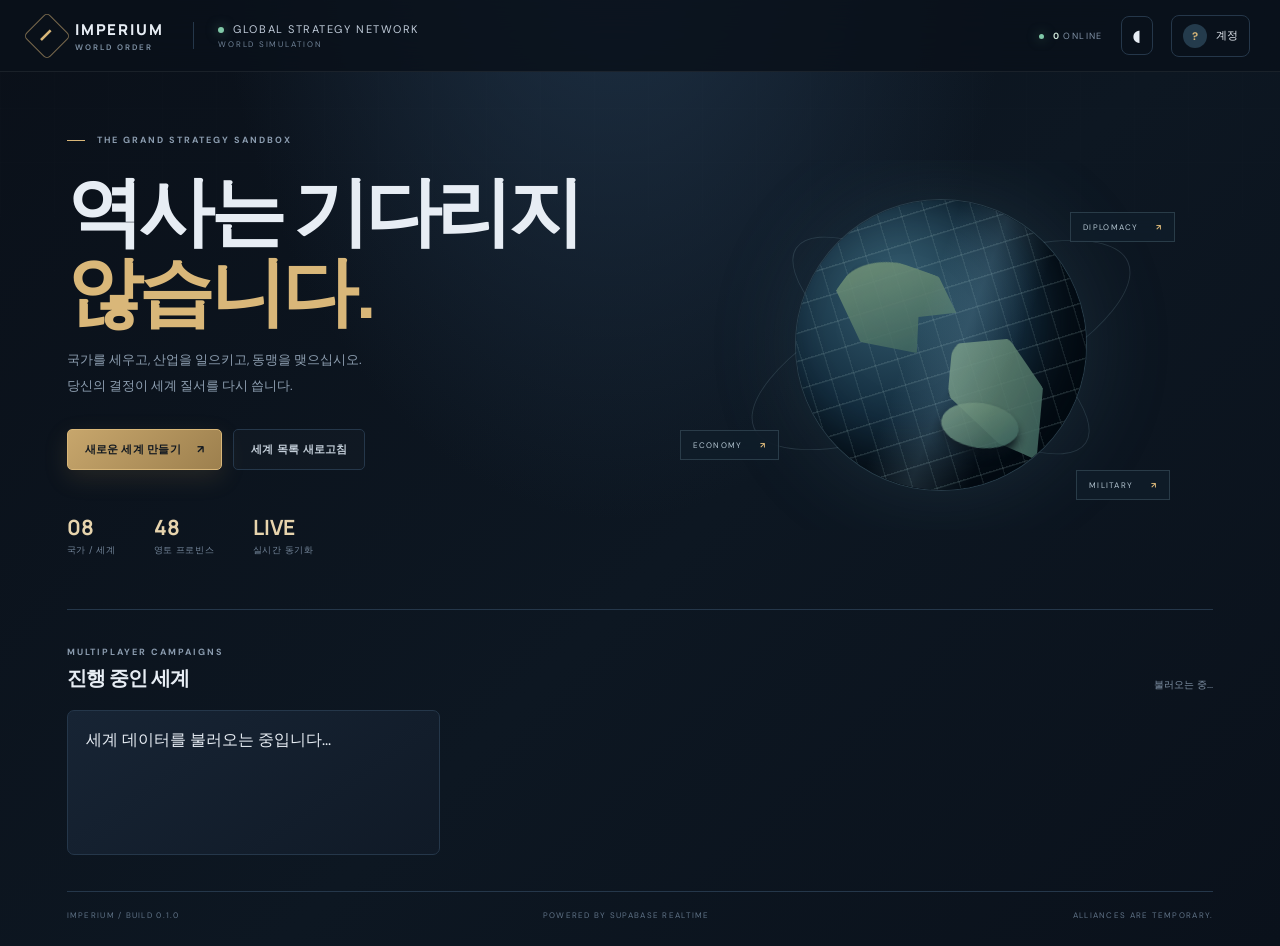
<file: imperium/index.html>
<!doctype html>
<html lang="ko">
<head>
<meta charset="utf-8">
<meta name="viewport" content="width=device-width,initial-scale=1,maximum-scale=1,viewport-fit=cover">
<meta name="theme-color" content="#0a1019"><meta name="mobile-web-app-capable" content="yes"><meta name="apple-mobile-web-app-capable" content="yes"><meta name="apple-mobile-web-app-status-bar-style" content="black-translucent"><link rel="manifest" href="./manifest.webmanifest">
<title>IMPERIUM — World Order</title>
<link rel="preconnect" href="https://fonts.googleapis.com">
<link rel="preconnect" href="https://fonts.gstatic.com" crossorigin>
<link href="https://fonts.googleapis.com/css2?family=DM+Sans:wght@400;500;600;700&family=Manrope:wght@400;500;600;700;800&display=swap" rel="stylesheet">
<link rel="stylesheet" href="./style.css?v=4">
</head>
<body>
<div class="ambient"></div>
<header class="topbar">
 <a class="brand" href="./"><span class="brand-mark">I</span><span>IMPERIUM<small>WORLD ORDER</small></span></a>
 <div class="world-title"><span class="live-dot"></span><span id="worldName">GLOBAL STRATEGY NETWORK</span><small id="turnLabel">WORLD SIMULATION</small></div>
 <div class="top-actions"><span class="online"><i></i><b id="onlineCount">0</b> ONLINE</span><button class="icon-btn" id="soundBtn" aria-label="효과음">◖</button><button class="user-chip" id="accountBtn"><span class="avatar" id="avatar">?</span><span id="userLabel">계정</span></button></div>
</header>

<main id="lobby" class="lobby">
 <section class="hero">
  <div class="hero-copy"><div class="eyebrow"><span></span> THE GRAND STRATEGY SANDBOX</div>
   <h1>역사는 기다리지<br><em>않습니다.</em></h1>
   <p>국가를 세우고, 산업을 일으키고, 동맹을 맺으십시오.<br>당신의 결정이 세계 질서를 다시 씁니다.</p>
   <div class="hero-actions"><button class="btn btn-primary" id="createWorldBtn">새로운 세계 만들기 <b>↗</b></button><button class="btn btn-ghost" id="refreshWorlds">세계 목록 새로고침</button></div>
   <div class="hero-metrics"><div><strong>08</strong><span>국가 / 세계</span></div><div><strong>48</strong><span>영토 프로빈스</span></div><div><strong>LIVE</strong><span>실시간 동기화</span></div></div>
  </div>
  <div class="hero-art" aria-hidden="true"><div class="orbit orbit-a"></div><div class="orbit orbit-b"></div><div class="globe"><div class="globe-grid"></div><div class="continent c1"></div><div class="continent c2"></div><div class="continent c3"></div><div class="globe-glow"></div></div><div class="art-label label-a">DIPLOMACY <b>↗</b></div><div class="art-label label-b">ECONOMY <b>↗</b></div><div class="art-label label-c">MILITARY <b>↗</b></div></div>
 </section>
 <section class="world-section"><div class="section-heading"><div><div class="eyebrow">MULTIPLAYER CAMPAIGNS</div><h2>진행 중인 세계</h2></div><span id="worldCount" class="muted">불러오는 중...</span></div><div id="worldList" class="world-grid"><div class="loading-card">세계 데이터를 불러오는 중입니다...</div></div></section>
 <footer class="lobby-foot"><span>IMPERIUM / BUILD 0.1.0</span><span>POWERED BY SUPABASE REALTIME</span><span>ALLIANCES ARE TEMPORARY.</span></footer>
</main>

<main id="game" class="game-shell" hidden>
 <aside class="rail">
  <button class="rail-item active" data-view="map" title="세계 지도">⌗<small>지도</small></button>
  <button class="rail-item" data-view="nation" title="국가">♜<small>국가</small></button>
  <button class="rail-item" data-view="economy" title="경제">▥<small>경제</small></button>
  <button class="rail-item" data-view="military" title="군사">⚔<small>군사</small></button>
  <button class="rail-item" data-view="diplomacy" title="외교">◇<small>외교</small></button>
  <button class="rail-item" data-view="research" title="연구">⌬<small>연구</small></button>
  <div class="rail-spacer"></div><button class="rail-item" id="backLobby" title="세계 목록">↩<small>나가기</small></button>
 </aside>
 <section class="game-main">
  <div class="commandbar"><div class="command-left"><span class="phase-pill"><i></i> WORLD LIVE</span><span id="phaseText">TURN 01 · FOUNDING ERA</span></div><div class="command-right"><span class="clock" id="worldClock">--:--</span><button class="btn btn-small btn-primary" id="advanceTurnBtn">턴 진행 <b>→</b></button></div></div>
  <div class="resource-strip" id="resourceStrip"><div><small>국고</small><b id="resTreasury">—</b><em>¤</em></div><div><small>인력</small><b id="resManpower">—</b><em>♟</em></div><div><small>안정도</small><b id="resStability">—</b><em>%</em></div><div><small>영토</small><b id="resProvinces">—</b><em>⌗</em></div><div><small>위신</small><b id="resPrestige">—</b><em>✧</em></div></div>
  <div class="workspace">
   <section class="map-panel panel">
    <div class="panel-head"><div><span class="eyebrow">STRATEGIC THEATER / 01</span><h2>세계 지도</h2></div><div class="map-tools"><span class="map-legend"><i></i> 국가 경계</span><select id="mapMode" class="map-mode" aria-label="지도 표시"><option value="political">정치 지도</option><option value="terrain">지형 지도</option><option value="relief">지형 음영</option><option value="population">인구 밀도</option><option value="development">개발 수준</option><option value="fort">요새·방어</option><option value="resources">자원 분포</option><option value="military">군사 배치</option></select><button class="mini-btn" id="mapZoomOut" aria-label="축소">−</button><button class="mini-btn" id="mapZoomIn" aria-label="확대">＋</button><button class="mini-btn" id="mapReset">⤢</button></div></div>
    <div class="map-wrap"><canvas id="worldMap" aria-label="세계 지도"></canvas><div class="map-coords">WORLD ATLAS · 48 TERRITORIES <span>·</span> NATURAL EARTH-STYLE</div><div class="map-overlay" id="mapOverlay">지도를 불러오는 중...</div></div>
    <div class="map-footer"><span id="mapSelection">영토를 선택하면 상세 정보가 표시됩니다.</span><span id="mapScale">48 PROVINCES</span></div>
   </section>
   <aside class="intel-column">
    <section class="panel inspector"><div class="panel-head"><div><span class="eyebrow">INTELLIGENCE / 02</span><h2 id="inspectTitle">국가 정보</h2></div><span class="tiny-status">LIVE</span></div><div id="inspectBody" class="inspect-body"><div class="empty-state">지도에서 영토를 선택하십시오.</div></div></section>
    <section class="panel order-panel"><div class="panel-head"><div><span class="eyebrow">COMMAND / 03</span><h2>명령 센터</h2></div><span class="order-count" id="orderCount">0 queued</span></div><div class="order-actions">
      <button data-order="tax"><b>¤</b><span>세금 징수<small>국고 수입 확보</small></span></button>
      <button data-order="build"><b>⌂</b><span>건설 명령<small>선택 영토 개발</small></span></button>
      <button data-order="recruit"><b>♟</b><span>병력 모집<small>상비군 증강</small></span></button>
      <button data-order="research"><b>⌬</b><span>기술 연구<small>국가 역량 강화</small></span></button>
      <button data-order="trade"><b>⇄</b><span>무역 협정<small>경제 활동 시작</small></span></button>
      <button data-order="diplomacy"><b>◇</b><span>외교 제안<small>국제 관계 관리</small></span></button><button data-order="war"><b>⚑</b><span>전쟁 선포<small>군사 충돌 개시</small></span></button><button data-order="fortify"><b>▦</b><span>요새화<small>영토 방어 강화</small></span></button><button data-order="attack"><b>⚔</b><span>공격 명령<small>전쟁 중 영토 공격</small></span></button><button data-order="move"><b>➤</b><span>군단 이동<small>인접 영토로 재배치</small></span></button>
    </div></section>
    <section class="panel activity"><div class="panel-head"><div><span class="eyebrow">WORLD FEED / 04</span><h2>세계 소식</h2></div><span class="tiny-status">LIVE</span></div><div id="eventList" class="event-list"><div class="empty-state">기록을 불러오는 중...</div></div></section>
   </aside>
  </div>
  <section class="bottom-panels">
   <div class="panel nations-panel"><div class="panel-head"><div><span class="eyebrow">WORLD POWERS</span><h2>국가 현황</h2></div><span class="muted" id="nationCount">8 POWERS</span></div><div id="nationList" class="nation-list"></div></div>
   <div class="panel chat-panel"><div class="panel-head"><div><span class="eyebrow">DIPLOMATIC CHANNEL</span><h2>세계 채팅</h2></div><span class="tiny-status"><i></i> LIVE</span></div><div id="chatMessages" class="chat-messages"><div class="empty-state">채팅을 불러오는 중...</div></div><form id="chatForm" class="chat-form"><input id="chatInput" maxlength="1000" placeholder="세계에 메시지 보내기..." autocomplete="off"><button aria-label="전송">↑</button></form></div>
  </section>
 </section>
</main>

<div class="modal-backdrop" id="authModal"><section class="modal auth-modal"><button class="modal-close" data-close="authModal">×</button><div class="eyebrow">IDENTITY / ACCESS</div><h2>세계에 접속하십시오.</h2><p>계정을 만들거나 기존 계정으로 로그인하십시오.</p><div class="auth-tabs"><button class="selected" data-auth="login">로그인</button><button data-auth="signup">회원가입</button></div><form id="authForm"><label>이메일<input type="email" id="authEmail" required autocomplete="email" placeholder="commander@example.com"></label><label>비밀번호<input type="password" id="authPassword" required minlength="8" autocomplete="current-password" placeholder="8자 이상"></label><button class="btn btn-primary full" id="authSubmit">로그인 <b>→</b></button><div class="form-message" id="authMessage"></div></form></section></div>
<div class="modal-backdrop" id="createModal"><section class="modal"><button class="modal-close" data-close="createModal">×</button><div class="eyebrow">WORLD GENERATOR / 01</div><h2>새로운 세계를 창조합니다.</h2><p>8개 세력, 48개 영토, 경제·군사·외교 시스템이 생성됩니다.</p><form id="createForm"><label>세계 이름<input id="newWorldName" maxlength="48" required value="새로운 국제 질서"></label><button class="btn btn-primary full">세계 생성 <b>↗</b></button><div class="form-message" id="createMessage"></div></form></section></div>
<div class="modal-backdrop" id="orderModal"><section class="modal"><button class="modal-close" data-close="orderModal">×</button><div class="eyebrow">ISSUE DIRECTIVE / 02</div><h2 id="orderModalTitle">명령 확인</h2><p id="orderModalDesc">명령은 현재 턴에 제출되며 호스트가 턴을 진행하면 처리됩니다.</p><div id="orderFields"></div><button class="btn btn-primary full" id="confirmOrder">명령 제출 <b>→</b></button><div class="form-message" id="orderMessage"></div></section></div>
<div class="toast" id="toast"></div>
<script type="module" src="./app.js?v=6"></script>
</body></html>
</file>
<file: imperium/style.css>
:root{color-scheme:dark;--bg:#0a1019;--panel:#111b28;--panel2:#162333;--line:#25374a;--muted:#8092a6;--text:#e7edf4;--gold:#d9b779;--mint:#8ac8b4;--blue:#7fa9db;--red:#d98282;--shadow:0 18px 60px #0005}*{box-sizing:border-box}html,body{margin:0;min-height:100%;background:var(--bg);color:var(--text);font-family:"DM Sans",system-ui,sans-serif}body{min-height:100dvh;background:radial-gradient(ellipse at 48% -15%,#203449 0,transparent 43%),linear-gradient(135deg,#0a1019,#0d1722 55%,#0a111b);overflow-x:hidden}button,input{font:inherit}button{color:inherit;cursor:pointer}.ambient{position:fixed;inset:0;pointer-events:none;background-image:linear-gradient(#ffffff04 1px,transparent 1px),linear-gradient(90deg,#ffffff04 1px,transparent 1px);background-size:54px 54px;mask-image:linear-gradient(to bottom,#0008,transparent 80%)}.topbar{height:72px;border-bottom:1px solid #ffffff12;background:#0a111bd9;backdrop-filter:blur(18px);display:flex;align-items:center;padding:0 30px;gap:30px;position:relative;z-index:4}.brand{display:flex;align-items:center;gap:11px;color:var(--text);text-decoration:none;font:800 15px Manrope;letter-spacing:.12em}.brand small{display:block;color:#7f91a4;font:600 8px "DM Sans";letter-spacing:.25em;margin-top:2px}.brand-mark{width:34px;height:34px;border:1px solid #d9b77988;color:var(--gold);display:grid;place-items:center;font:800 19px Manrope;transform:rotate(45deg);border-radius:5px}.brand-mark::first-letter{transform:rotate(-45deg)}.world-title{border-left:1px solid var(--line);padding-left:24px;font-size:11px;letter-spacing:.14em;color:#c1ccda}.world-title small{display:block;color:#718398;font-size:8px;letter-spacing:.22em;margin-top:3px}.live-dot,.phase-pill i,.online i,.tiny-status i{display:inline-block;width:6px;height:6px;border-radius:50%;background:#80c8a8;box-shadow:0 0 12px #80c8a888;margin-right:9px}.top-actions{margin-left:auto;display:flex;align-items:center;gap:18px}.online{font-size:9px;letter-spacing:.15em;color:#8294a8}.online i{width:5px;height:5px}.online b{color:#cde4d8}.icon-btn,.user-chip,.mini-btn{background:transparent;border:1px solid var(--line);border-radius:8px;padding:8px 11px}.user-chip{display:flex;align-items:center;gap:9px;font-size:11px}.avatar{width:24px;height:24px;border-radius:50%;display:grid;place-items:center;background:#243b4c;color:var(--gold);font-weight:800}.lobby{max-width:1440px;margin:auto;padding:52px 5.2vw 26px;position:relative}.hero{min-height:440px;display:grid;grid-template-columns:1.05fr .95fr;align-items:center;border-bottom:1px solid var(--line);padding:10px 0 52px}.eyebrow{font-size:9px;letter-spacing:.22em;color:#8b9caf;font-weight:700}.eyebrow>span{display:inline-block;width:18px;height:1px;background:var(--gold);vertical-align:middle;margin-right:8px}.hero h1{font:800 clamp(42px,6.2vw,76px)/1.05 Manrope;letter-spacing:-.055em;margin:24px 0 17px}.hero h1 em{font-style:normal;color:var(--gold)}.hero-copy>p{font-size:13px;line-height:2;color:#8e9fb1}.hero-actions{display:flex;gap:11px;margin-top:30px}.btn{border:1px solid var(--line);padding:12px 17px;border-radius:5px;font-size:11px;font-weight:700;letter-spacing:.02em;transition:.2s}.btn b{margin-left:13px}.btn-primary{background:linear-gradient(135deg,#c7a66c,#9d804e);border-color:#d9b779;color:#111820;box-shadow:0 8px 24px #c19a5225}.btn-primary:hover{filter:brightness(1.12);transform:translateY(-1px)}.btn-ghost{background:#ffffff05;color:#c3ced9}.btn-small{padding:8px 13px;font-size:10px}.hero-metrics{display:flex;gap:38px;margin-top:43px}.hero-metrics div{display:grid;gap:3px}.hero-metrics strong{font:700 21px Manrope;color:#e7d4ad}.hero-metrics span{font-size:9px;color:#74869a;letter-spacing:.08em}.hero-art{height:370px;position:relative;display:grid;place-items:center;overflow:hidden}.globe{width:min(290px,62vw);aspect-ratio:1;border-radius:50%;position:relative;overflow:hidden;background:radial-gradient(circle at 35% 30%,#355d70,#142e40 46%,#09151f 72%);box-shadow:inset -35px -22px 60px #020910,0 0 90px #4c839433,0 0 0 1px #8bb7c633}.globe-grid{position:absolute;inset:-15%;border-radius:50%;background:repeating-linear-gradient(0deg,transparent 0 25px,#a3c2c22a 26px 27px),repeating-linear-gradient(90deg,transparent 0 25px,#a3c2c21f 26px 27px);transform:rotate(-17deg) scaleX(.85)}.continent{position:absolute;background:linear-gradient(140deg,#7b9b7d,#355c59);filter:drop-shadow(0 8px 5px #071018);opacity:.88}.c1{width:120px;height:90px;left:38px;top:62px;border-radius:57% 28% 42% 32%;transform:rotate(22deg);clip-path:polygon(10% 4%,75% 0,100% 30%,72% 50%,82% 88%,35% 100%,0 57%)}.c2{width:90px;height:140px;right:42px;top:130px;border-radius:45%;transform:rotate(-24deg);clip-path:polygon(28% 0,88% 13%,100% 55%,61% 100%,30% 78%,0 32%)}.c3{width:78px;height:45px;left:145px;bottom:42px;border-radius:50%;transform:rotate(8deg)}.globe-glow{position:absolute;inset:0;border-radius:50%;background:linear-gradient(110deg,transparent 42%,#8ab8d02b 55%,transparent 70%)}.orbit{position:absolute;border:1px solid #9fc2ce2a;border-radius:50%;width:410px;height:140px;transform:rotate(-24deg)}.orbit-b{width:350px;height:115px;transform:rotate(34deg)}.art-label{position:absolute;border:1px solid #627f8b55;background:#101e2bc9;backdrop-filter:blur(10px);padding:9px 12px;font-size:8px;letter-spacing:.16em;color:#b5c6d2}.art-label b{color:var(--gold);margin-left:14px}.label-a{top:52px;right:7%}.label-b{bottom:70px;left:2%}.label-c{bottom:30px;right:8%}.world-section{padding:36px 0}.section-heading{display:flex;justify-content:space-between;align-items:end;margin-bottom:18px}.section-heading h2,.panel-head h2{font:700 20px Manrope;margin:6px 0 0;letter-spacing:-.03em}.muted{font-size:10px;color:var(--muted)}.world-grid{display:grid;grid-template-columns:repeat(3,1fr);gap:13px}.world-card,.loading-card{border:1px solid var(--line);background:linear-gradient(145deg,#172434,#101a27);padding:18px;border-radius:7px;min-height:145px;position:relative;overflow:hidden}.world-card::after{content:"";position:absolute;width:120px;height:120px;border:1px solid #ffffff0c;border-radius:50%;right:-36px;top:-44px;box-shadow:0 0 0 18px #ffffff04,0 0 0 36px #ffffff03}.world-card-top{display:flex;justify-content:space-between;align-items:center}.world-card h3{font:700 16px Manrope;margin:14px 0 5px}.world-card p{color:#7f91a4;font-size:10px;margin:0}.world-card-foot{display:flex;justify-content:space-between;align-items:center;margin-top:17px}.world-meta{font-size:9px;color:#8a9bad}.join-btn{background:#233747;border:1px solid #3a5866;padding:7px 12px;border-radius:4px;font-size:9px;color:#d3e2e8}.status-tag{font-size:8px;letter-spacing:.12em;color:#9bcbb4}.lobby-foot{border-top:1px solid var(--line);padding-top:18px;display:flex;justify-content:space-between;font-size:8px;letter-spacing:.16em;color:#607387}.game-shell{position:relative;z-index:1;min-height:calc(100dvh - 72px);display:grid;grid-template-columns:76px minmax(0,1fr)}.rail{border-right:1px solid var(--line);background:#0b141f;display:flex;flex-direction:column;align-items:center;padding:16px 0;gap:7px}.rail-item{width:48px;height:49px;border:1px solid transparent;background:transparent;color:#7d91a5;border-radius:5px;display:grid;place-items:center;font-size:19px}.rail-item small{font-size:8px;letter-spacing:.08em;margin-top:-7px}.rail-item.active{background:#1b2b39;border-color:#344c5d;color:var(--gold)}.rail-spacer{flex:1}.game-main{padding:16px 20px 24px;min-width:0;max-width:1800px;width:100%;margin:auto}.commandbar{height:38px;display:flex;justify-content:space-between;align-items:center;margin-bottom:12px}.command-left,.command-right{display:flex;align-items:center;gap:15px}.phase-pill{font-size:8px;letter-spacing:.15em;color:#a4d3bc;border:1px solid #3b6855;padding:6px 9px;border-radius:3px}.phase-pill i{width:5px;height:5px}.command-left>span:last-child{font-size:9px;letter-spacing:.12em;color:#8b9bad}.clock{font:600 12px Manrope;color:#b4c4d1}.resource-strip{display:grid;grid-template-columns:repeat(5,1fr);gap:8px;margin-bottom:12px}.resource-strip>div{background:#142130;border:1px solid var(--line);border-radius:4px;padding:9px 12px;display:grid;grid-template-columns:1fr auto;align-items:center}.resource-strip small{font-size:8px;color:#8093a7;letter-spacing:.08em}.resource-strip b{font:700 17px Manrope;grid-column:1;grid-row:2}.resource-strip em{font-style:normal;color:var(--gold);grid-column:2;grid-row:1/3;font-size:18px}.workspace{display:grid;grid-template-columns:minmax(0,1.7fr) minmax(290px,.8fr);gap:12px}.panel{background:linear-gradient(150deg,#152332,#101b28);border:1px solid var(--line);border-radius:5px;min-width:0}.panel-head{padding:13px 15px;display:flex;justify-content:space-between;align-items:center;border-bottom:1px solid #26394a}.panel-head h2{font-size:14px}.panel-head .eyebrow{font-size:8px}.map-panel{min-height:530px;display:flex;flex-direction:column}.map-tools{display:flex;align-items:center;gap:12px}.map-legend{font-size:8px;color:#879bad}.map-legend i{display:inline-block;width:7px;height:7px;background:#d9b779;margin-right:5px}.mini-btn{font-size:13px;padding:5px 8px}.map-wrap{flex:1;min-height:380px;position:relative;background:radial-gradient(ellipse at center,#1c3341,#101d2a 70%);overflow:hidden}.map-wrap::before{content:"";position:absolute;inset:0;background-image:linear-gradient(#d0e1e208 1px,transparent 1px),linear-gradient(90deg,#d0e1e208 1px,transparent 1px);background-size:32px 32px;pointer-events:none}.map-wrap canvas{width:100%;height:100%;display:block;touch-action:pan-y}.map-coords{position:absolute;bottom:11px;left:13px;color:#71889a;font-size:7px;letter-spacing:.15em;pointer-events:none}.map-coords span{color:var(--gold);margin:0 5px}.map-overlay{position:absolute;inset:0;display:grid;place-items:center;color:#8298aa;font-size:11px;pointer-events:none}.map-footer{border-top:1px solid #26394a;padding:10px 14px;display:flex;justify-content:space-between;color:#8b9daf;font-size:8px}.map-footer span:last-child{letter-spacing:.14em}.intel-column{display:grid;grid-template-rows:auto auto minmax(120px,1fr);gap:12px;min-height:530px}.inspector{min-height:145px}.tiny-status{font-size:8px;letter-spacing:.15em;color:#8fc7a9}.inspect-body{padding:13px 15px}.empty-state{color:#71869a;font-size:10px;padding:12px 0}.nation-summary{display:flex;gap:11px;align-items:center}.nation-swatch{width:8px;height:36px;border-radius:2px}.nation-summary strong{font:700 13px Manrope}.nation-summary small{display:block;color:#8b9daf;font-size:9px;margin-top:3px}.province-stats{display:grid;grid-template-columns:repeat(3,1fr);gap:6px;margin-top:13px}.province-stats div{background:#1a2a39;padding:8px}.province-stats small{display:block;color:#8193a5;font-size:8px}.province-stats b{font-size:11px}.order-panel{min-height:170px}.order-count{font-size:8px;color:#8ea2b6}.order-actions{padding:10px;display:grid;grid-template-columns:1fr 1fr;gap:6px}.order-actions button{background:#182a39;border:1px solid #2c4051;border-radius:4px;padding:8px;display:flex;gap:9px;align-items:center;text-align:left}.order-actions button>b{color:var(--gold);font-size:17px;width:20px;text-align:center}.order-actions button span{font-size:9px;font-weight:700}.order-actions button small{display:block;color:#8295a8;font-size:8px;font-weight:400;margin-top:2px}.order-actions button:active{background:#284052}.activity{min-height:125px;overflow:hidden}.event-list{padding:7px 14px;max-height:160px;overflow:auto}.event-item{padding:8px 0;border-bottom:1px solid #ffffff0b}.event-item:last-child{border:0}.event-item b{font-size:9px;display:block}.event-item small{font-size:8px;color:#8295a7;display:block;margin-top:3px}.bottom-panels{display:grid;grid-template-columns:1.2fr .8fr;gap:12px;margin-top:12px}.nations-panel,.chat-panel{min-height:210px}.nation-list{padding:7px 14px;display:grid;grid-template-columns:repeat(4,1fr);gap:6px}.nation-chip{background:#192a39;border:1px solid #2a4050;padding:8px;display:flex;gap:7px;align-items:center;min-width:0}.nation-chip i{width:5px;height:22px;flex:none}.nation-chip span{min-width:0;overflow:hidden}.nation-chip b{font-size:9px;display:block;white-space:nowrap}.nation-chip small{font-size:8px;color:#8295a7}.chat-messages{height:124px;overflow:auto;padding:8px 14px}.chat-line{font-size:9px;padding:4px 0;overflow-wrap:anywhere}.chat-line b{color:var(--gold);margin-right:6px}.chat-line time{font-size:7px;color:#63798e;margin-left:6px}.chat-form{display:flex;gap:6px;padding:8px 12px;border-top:1px solid #293a4b}.chat-form input{flex:1;min-width:0;background:#0d1924;border:1px solid #2b4051;border-radius:3px;padding:8px;color:#e6edf4;font-size:9px}.chat-form button{width:32px;border:0;background:#b99a64;color:#0d1720;border-radius:3px;font-weight:800}.modal-backdrop{position:fixed;inset:0;background:#02070dc9;backdrop-filter:blur(8px);z-index:20;display:none;place-items:center;padding:16px}.modal-backdrop.open{display:grid}.modal{width:min(430px,100%);background:#142231;border:1px solid #3a5062;box-shadow:var(--shadow);padding:26px;border-radius:7px;position:relative}.modal h2{font:800 24px Manrope;margin:12px 0 8px}.modal p{font-size:11px;color:#8da0b2;line-height:1.7}.modal-close{position:absolute;right:13px;top:10px;background:none;border:0;color:#8da0b2;font-size:22px}.auth-tabs{display:grid;grid-template-columns:1fr 1fr;gap:5px;margin:20px 0}.auth-tabs button{background:#1b2d3d;border:1px solid #2d4354;padding:9px;font-size:10px;color:#8da0b2}.auth-tabs button.selected{color:var(--gold);border-color:#9b8057}.modal form label{display:grid;gap:7px;color:#a3b1c0;font-size:10px;margin:13px 0}.modal input{width:100%;background:#0d1925;border:1px solid #304759;border-radius:4px;padding:12px;color:#e6edf4;outline:none}.modal input:focus{border-color:#b99a64}.full{width:100%;margin-top:10px}.form-message{font-size:10px;color:#e0b987;min-height:18px;margin-top:10px}.modal-field{margin:14px 0}.modal-field label{display:grid;gap:7px;font-size:10px;color:#9babb9}.modal-field select{width:100%;background:#0d1925;border:1px solid #304759;padding:10px;color:#e6edf4}.toast{position:fixed;bottom:22px;left:50%;transform:translate(-50%,20px);opacity:0;pointer-events:none;background:#d6bd91;color:#101923;padding:10px 16px;border-radius:4px;font-size:10px;z-index:40;transition:.25s}.toast.show{opacity:1;transform:translate(-50%,0)}[hidden]{display:none!important}
@media(max-width:1050px){.workspace{grid-template-columns:minmax(0,1.3fr) minmax(270px,.8fr)}.nation-list{grid-template-columns:repeat(2,1fr)}.game-main{padding:12px}.map-panel,.intel-column{min-height:500px}}
@media(max-width:760px){.topbar{height:58px;padding:0 12px;gap:12px}.brand{font-size:12px}.brand-mark{width:28px;height:28px}.world-title{display:none}.top-actions{gap:8px}.online{font-size:8px}.icon-btn{display:none}.user-chip{padding:4px 7px}.user-chip #userLabel{display:none}.lobby{padding:30px 16px 18px}.hero{grid-template-columns:1fr;min-height:0;padding:18px 0 28px}.hero h1{font-size:50px;margin:18px 0 12px}.hero-copy>p{font-size:11px}.hero-art{height:220px;grid-row:1}.globe{width:180px}.orbit{width:270px;height:90px}.orbit-b{width:235px;height:78px}.c1{transform:scale(.7);transform-origin:top left}.c2{transform:scale(.7);transform-origin:top right}.c3{transform:scale(.7)}.label-a{top:14px;right:2%}.label-b{bottom:30px;left:0}.label-c{bottom:9px;right:1%}.hero-actions{margin-top:20px;flex-wrap:wrap}.hero-metrics{margin-top:25px;gap:25px}.hero-metrics strong{font-size:18px}.world-section{padding:25px 0}.world-grid{grid-template-columns:1fr}.world-card{min-height:125px}.lobby-foot{font-size:6px;gap:8px;flex-wrap:wrap}.game-shell{min-height:calc(100dvh - 58px);grid-template-columns:48px minmax(0,1fr)}.rail{padding:9px 0;gap:4px}.rail-item{width:39px;height:43px;font-size:17px}.rail-item small{font-size:7px}.game-main{padding:8px 8px 16px}.commandbar{height:34px;margin-bottom:7px}.command-left{gap:7px}.command-left>span:last-child{font-size:7px}.phase-pill{font-size:7px;padding:5px 6px}.command-right{gap:8px}.clock{display:none}.btn-small{padding:7px 9px;font-size:9px}.resource-strip{gap:4px;margin-bottom:7px}.resource-strip>div{padding:6px 6px}.resource-strip small{font-size:7px}.resource-strip b{font-size:13px}.resource-strip em{font-size:13px}.workspace{grid-template-columns:1fr;gap:7px}.map-panel{min-height:390px}.map-wrap{min-height:310px}.panel-head{padding:10px}.panel-head h2{font-size:12px}.intel-column{min-height:0;grid-template-columns:1fr 1fr;grid-template-rows:auto auto;gap:7px}.inspector{grid-column:1/-1;min-height:130px}.order-panel{min-height:180px}.activity{min-height:180px}.order-actions{grid-template-columns:1fr 1fr;padding:7px;gap:4px}.order-actions button{padding:7px 5px;gap:5px}.order-actions button>b{font-size:14px;width:16px}.order-actions button span{font-size:8px}.order-actions button small{font-size:7px}.event-list{max-height:140px;padding:5px 10px}.bottom-panels{grid-template-columns:1fr;gap:7px;margin-top:7px}.nation-list{grid-template-columns:repeat(4,1fr);padding:7px;gap:4px}.nation-chip{padding:6px 4px;gap:4px}.nation-chip b{font-size:7px}.nation-chip small{font-size:7px}.nations-panel{min-height:0}.chat-panel{min-height:190px}.chat-messages{height:110px}.map-footer{font-size:7px}.map-legend{font-size:7px}}
@media(max-width:390px){.hero h1{font-size:43px}.hero-art{height:185px}.globe{width:155px}.resource-strip small{font-size:6px}.nation-list{grid-template-columns:repeat(2,1fr)}.intel-column{grid-template-columns:1fr}.inspector{grid-column:auto}}

/* Cartographic map upgrade */
.map-wrap{background:radial-gradient(ellipse at 50% 45%,#234758 0%,#142f40 58%,#0a1a27 100%)}
.map-wrap::before{opacity:.32;background-size:44px 44px}
.map-wrap canvas{touch-action:pan-y;filter:saturate(1.12) contrast(1.04)}
.map-mode{background:#142a38;border:1px solid #466071;color:#d8e2e4;border-radius:4px;padding:6px 7px;font-size:8px;max-width:90px}
.map-tools{gap:6px}
.map-tools .mini-btn{min-width:27px}
@media(max-width:760px){.map-tools{gap:4px}.map-mode{font-size:7px;padding:5px 3px;max-width:76px}.map-tools .mini-btn{min-width:24px;padding:5px 6px}.map-wrap{min-height:340px}}

.strategy-view{margin-top:12px;min-height:430px;overflow:hidden}.strategy-content{padding:16px}.strategy-grid{display:grid;grid-template-columns:repeat(3,minmax(0,1fr));gap:10px}
.strategy-card{background:linear-gradient(145deg,#1c3040,#12212e);border:1px solid #334b5d;padding:16px;min-height:108px;display:flex;flex-direction:column;gap:7px;position:relative;overflow:hidden}
.strategy-card:after{content:"";position:absolute;width:90px;height:90px;border:1px solid #ffffff0b;border-radius:50%;right:-34px;bottom:-46px;box-shadow:0 0 0 12px #ffffff04,0 0 0 24px #ffffff03}
.strategy-card small{font-size:8px;color:#91a6b7;letter-spacing:.12em}.strategy-card strong{font:700 19px Manrope;color:#ead5aa}.strategy-card span{font-size:9px;color:#8da1b2}
.strategy-section{margin-top:22px}.strategy-section h3{font:700 13px Manrope;margin:0 0 10px;color:#d7e0e7}.strategy-actions{display:grid;grid-template-columns:repeat(3,minmax(0,1fr));gap:9px}
.strategy-action{background:#1b2d3c;border:1px solid #344c5e;padding:13px;text-align:left;display:flex;flex-direction:column;gap:5px}.strategy-action b{font-size:11px;color:#e5d1a6}.strategy-action small{font-size:9px;color:#8da1b2}
.strategy-table{border:1px solid #2a4051;background:#101d29}.strategy-table>div{display:grid;grid-template-columns:1.5fr 1fr 1fr 1fr;gap:8px;padding:11px 12px;border-bottom:1px solid #ffffff0b;font-size:9px;color:#9aabba}.strategy-table>div:last-child{border-bottom:0}.strategy-table b{color:#e0e7eb}
.research-pick{margin-top:4px;align-self:flex-start;background:#243d4b;border:1px solid #466274;border-radius:3px;padding:7px 9px;font-size:9px;color:#e3d3b0}.strategy-note{margin-top:16px;padding:13px;background:#142a38;border-left:2px solid #b99a64;color:#91a5b5;font-size:10px;line-height:1.7}
@media(max-width:760px){.strategy-view{margin-top:7px;min-height:0}.strategy-content{padding:10px}.strategy-grid{grid-template-columns:repeat(2,minmax(0,1fr));gap:6px}.strategy-card{padding:11px;min-height:95px}.strategy-card strong{font-size:16px}.strategy-actions{grid-template-columns:repeat(2,minmax(0,1fr));gap:6px}.strategy-action{padding:10px}.strategy-table>div{grid-template-columns:1.2fr 1fr 1fr;gap:5px;padding:9px 7px;font-size:8px}.strategy-table>div span:last-child:nth-child(4){display:none}}

/* True 3D WebGL world map */
.map-wrap{min-height:420px;background:radial-gradient(ellipse at 50% 40%,#28556a 0%,#142f40 62%,#091722 100%)}
.map-wrap canvas{display:block;width:100%;height:100%;min-height:420px;touch-action:none;cursor:grab;outline:none}
.map-wrap canvas:active{cursor:grabbing}
.map-overlay{z-index:2;text-align:center;padding:18px;background:#08131a55}
@media(max-width:760px){.map-panel{min-height:440px}.map-wrap{min-height:390px}.map-wrap canvas{min-height:390px}}

/* Expanded world atlas viewport */
.map-panel{min-width:0}.map-wrap{min-height:650px;height:min(72vh,760px);position:relative}.map-wrap canvas{min-height:650px;height:100%}.workspace{grid-template-columns:minmax(0,1.7fr) minmax(290px,.72fr)}.map-panel{min-height:720px}.map-tools .mini-btn{min-width:34px;padding:8px 11px}.map-mode{max-width:125px;font-size:9px;padding:8px}
@media(max-width:1050px){.workspace{grid-template-columns:minmax(0,1fr)}.map-panel{min-height:620px}.map-wrap{height:580px;min-height:580px}.map-wrap canvas{min-height:580px}}
@media(max-width:760px){.map-panel{min-height:0}.map-wrap{height:min(68vh,620px);min-height:520px}.map-wrap canvas{min-height:520px}.map-tools .mini-btn{min-width:30px;padding:6px 8px}.map-mode{max-width:96px}}
</file>
